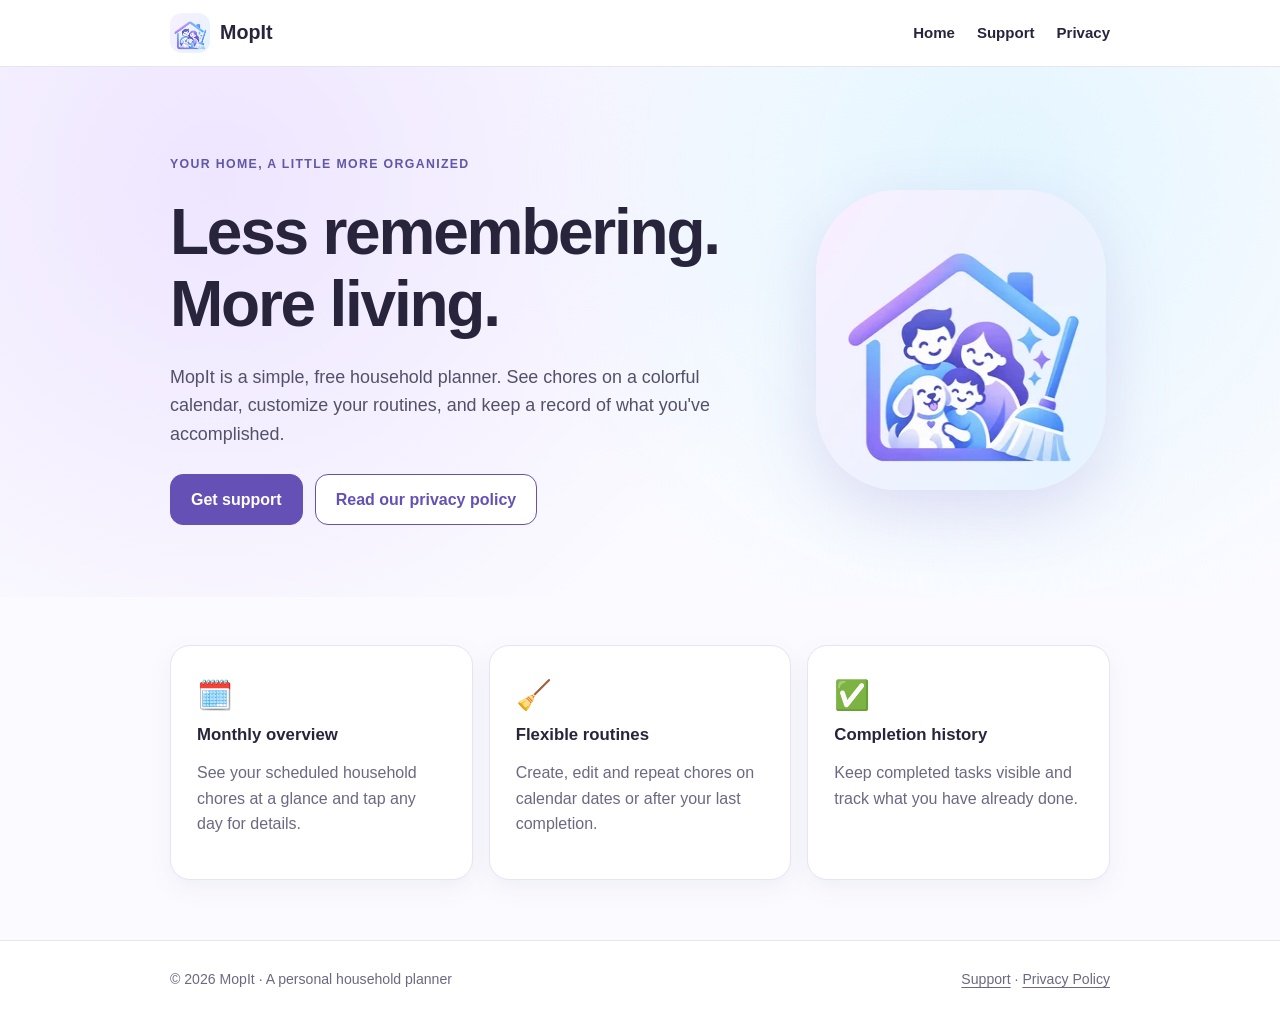
<file: index.html>
<!doctype html>
<html lang="en">
<head>
  <meta charset="utf-8">
  <meta name="viewport" content="width=device-width, initial-scale=1">
  <meta name="theme-color" content="#f7f7ff">
  <meta name="description" content="MopIt — a free personal household chores planner with a colorful calendar and recurring routines.">
  <title>Home | MopIt</title>
  <link rel="icon" href="assets/favicon.png" type="image/png">
  <link rel="stylesheet" href="assets/styles.css">
</head>
<body>
<header><nav class="container" aria-label="Main navigation">
  <a class="brand" href="index.html"><img src="assets/mopit-icon.webp" alt="" width="40" height="40"> MopIt</a>
  <div class="navlinks"><a href="index.html">Home</a><a href="support.html">Support</a><a href="privacy.html">Privacy</a></div>
</nav></header>
<main><section class="hero"><div class="container hero-inner">
<div><div class="eyebrow">Your home, a little more organized</div>
<h1>Less remembering.<br>More living.</h1>
<p class="lead">MopIt is a simple, free household planner. See chores on a colorful calendar, customize your routines, and keep a record of what you've accomplished.</p>
<div class="actions"><a class="button" href="support.html">Get support</a><a class="button button-secondary" href="privacy.html">Read our privacy policy</a></div></div>
<img class="hero-icon" src="assets/mopit-icon.webp" alt="MopIt app icon showing a family, dog and broom in violet and baby blue" width="300" height="300">
</div></section>
<section class="section"><div class="container"><div class="card-grid">
<div class="card"><div class="icon" aria-hidden="true">🗓️</div><h3>Monthly overview</h3><p>See your scheduled household chores at a glance and tap any day for details.</p></div>
<div class="card"><div class="icon" aria-hidden="true">🧹</div><h3>Flexible routines</h3><p>Create, edit and repeat chores on calendar dates or after your last completion.</p></div>
<div class="card"><div class="icon" aria-hidden="true">✅</div><h3>Completion history</h3><p>Keep completed tasks visible and track what you have already done.</p></div>
</div></div></section></main>
<footer><div class="container footer-inner"><span>© 2026 MopIt · A personal household planner</span><span><a href="support.html">Support</a> · <a href="privacy.html">Privacy Policy</a></span></div></footer>
</body></html>
</file>
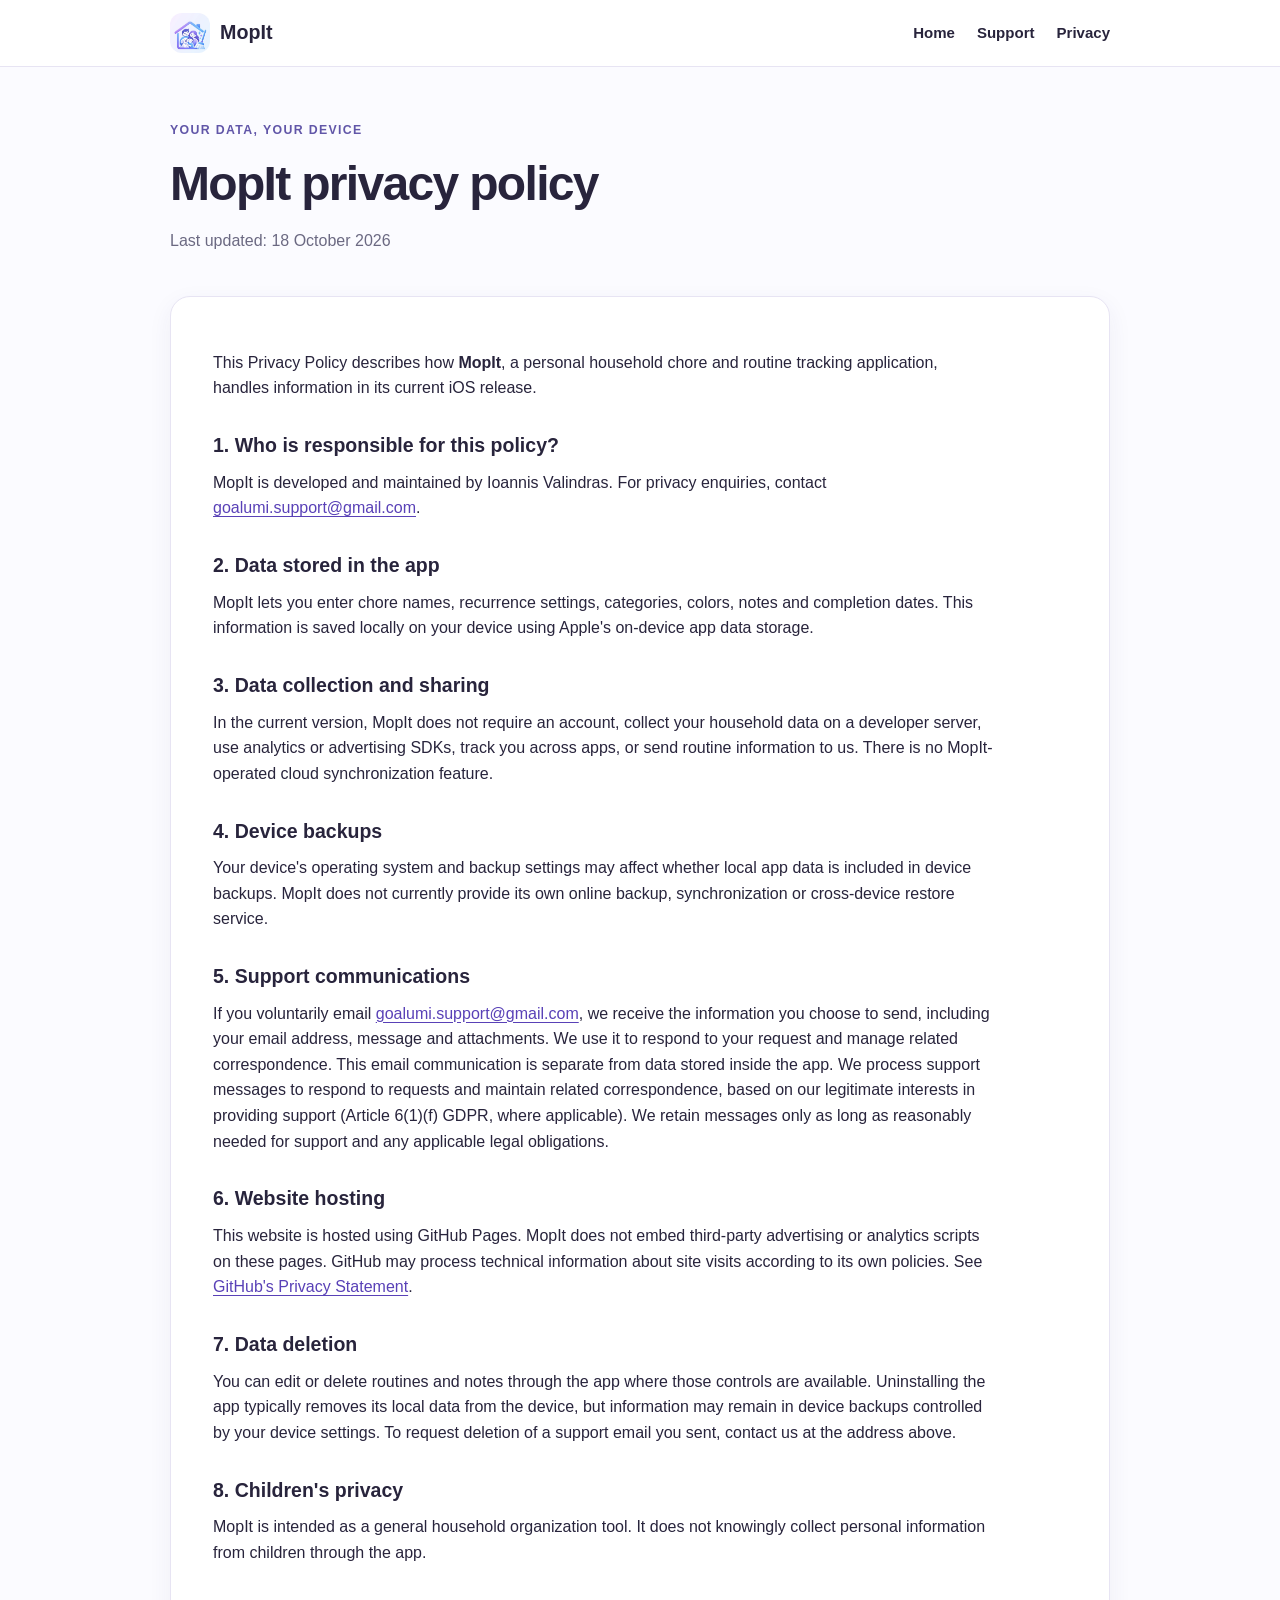
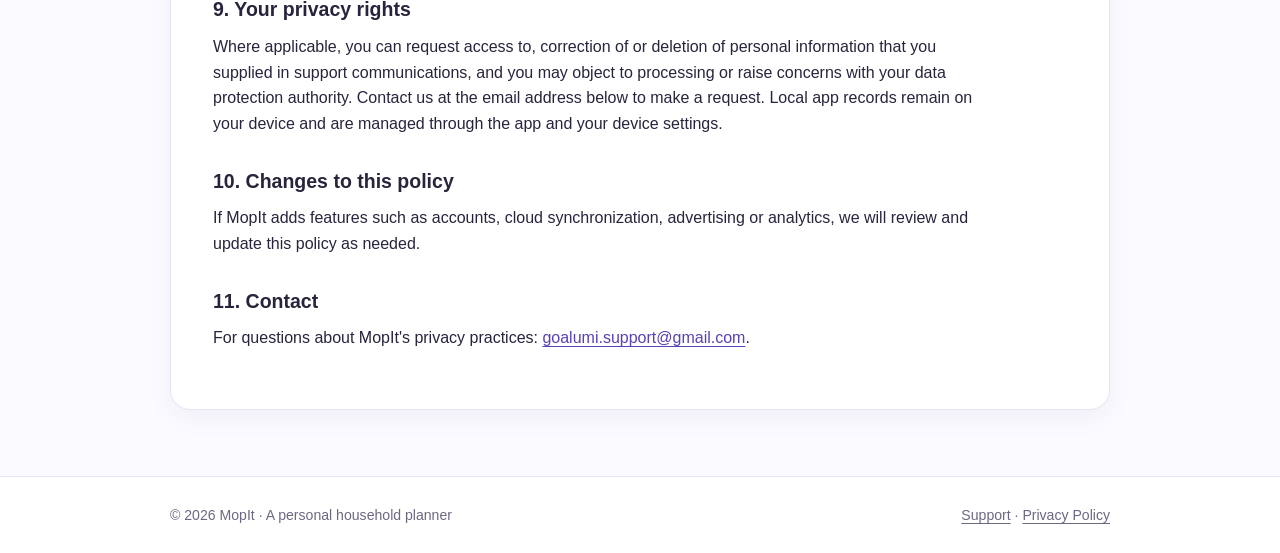
<file: privacy.html>
<!doctype html>
<html lang="en">
<head>
  <meta charset="utf-8">
  <meta name="viewport" content="width=device-width, initial-scale=1">
  <meta name="theme-color" content="#f7f7ff">
  <meta name="description" content="MopIt — a free personal household chores planner with a colorful calendar and recurring routines.">
  <title>Privacy Policy | MopIt</title>
  <link rel="icon" href="assets/favicon.png" type="image/png">
  <link rel="stylesheet" href="assets/styles.css">
</head>
<body>
<header><nav class="container" aria-label="Main navigation">
  <a class="brand" href="index.html"><img src="assets/mopit-icon.webp" alt="" width="40" height="40"> MopIt</a>
  <div class="navlinks"><a href="index.html">Home</a><a href="support.html">Support</a><a href="privacy.html">Privacy</a></div>
</nav></header>
<main><section class="container page-title"><div class="eyebrow">Your data, your device</div><h1>MopIt privacy policy</h1><p class="muted">Last updated: 18 October 2026</p></section>
<section class="container"><div class="policy">
<p>This Privacy Policy describes how <strong>MopIt</strong>, a personal household chore and routine tracking application, handles information in its current iOS release.</p>
<h2>1. Who is responsible for this policy?</h2>
<p>MopIt is developed and maintained by Ioannis Valindras. For privacy enquiries, contact <a href="mailto:goalumi.support@gmail.com?subject=MopIt%20Privacy">goalumi.support@gmail.com</a>.</p>
<h2>2. Data stored in the app</h2>
<p>MopIt lets you enter chore names, recurrence settings, categories, colors, notes and completion dates. This information is saved locally on your device using Apple's on-device app data storage.</p>
<h2>3. Data collection and sharing</h2>
<p>In the current version, MopIt does not require an account, collect your household data on a developer server, use analytics or advertising SDKs, track you across apps, or send routine information to us. There is no MopIt-operated cloud synchronization feature.</p>
<h2>4. Device backups</h2>
<p>Your device's operating system and backup settings may affect whether local app data is included in device backups. MopIt does not currently provide its own online backup, synchronization or cross-device restore service.</p>
<h2>5. Support communications</h2>
<p>If you voluntarily email <a href="mailto:goalumi.support@gmail.com?subject=MopIt%20Privacy">goalumi.support@gmail.com</a>, we receive the information you choose to send, including your email address, message and attachments. We use it to respond to your request and manage related correspondence. This email communication is separate from data stored inside the app. We process support messages to respond to requests and maintain related correspondence, based on our legitimate interests in providing support (Article 6(1)(f) GDPR, where applicable). We retain messages only as long as reasonably needed for support and any applicable legal obligations.</p>
<h2>6. Website hosting</h2>
<p>This website is hosted using GitHub Pages. MopIt does not embed third-party advertising or analytics scripts on these pages. GitHub may process technical information about site visits according to its own policies. See <a href="https://docs.github.com/en/site-policy/privacy-policies/github-general-privacy-statement" target="_blank" rel="noopener noreferrer">GitHub's Privacy Statement</a>.</p>
<h2>7. Data deletion</h2>
<p>You can edit or delete routines and notes through the app where those controls are available. Uninstalling the app typically removes its local data from the device, but information may remain in device backups controlled by your device settings. To request deletion of a support email you sent, contact us at the address above.</p>
<h2>8. Children's privacy</h2>
<p>MopIt is intended as a general household organization tool. It does not knowingly collect personal information from children through the app.</p>
<h2>9. Your privacy rights</h2>
<p>Where applicable, you can request access to, correction of or deletion of personal information that you supplied in support communications, and you may object to processing or raise concerns with your data protection authority. Contact us at the email address below to make a request. Local app records remain on your device and are managed through the app and your device settings.</p>
<h2>10. Changes to this policy</h2>
<p>If MopIt adds features such as accounts, cloud synchronization, advertising or analytics, we will review and update this policy as needed.</p>
<h2>11. Contact</h2>
<p>For questions about MopIt's privacy practices: <a href="mailto:goalumi.support@gmail.com?subject=MopIt%20Privacy">goalumi.support@gmail.com</a>.</p>
</div></section></main>
<footer><div class="container footer-inner"><span>© 2026 MopIt · A personal household planner</span><span><a href="support.html">Support</a> · <a href="privacy.html">Privacy Policy</a></span></div></footer>
</body></html>
</file>
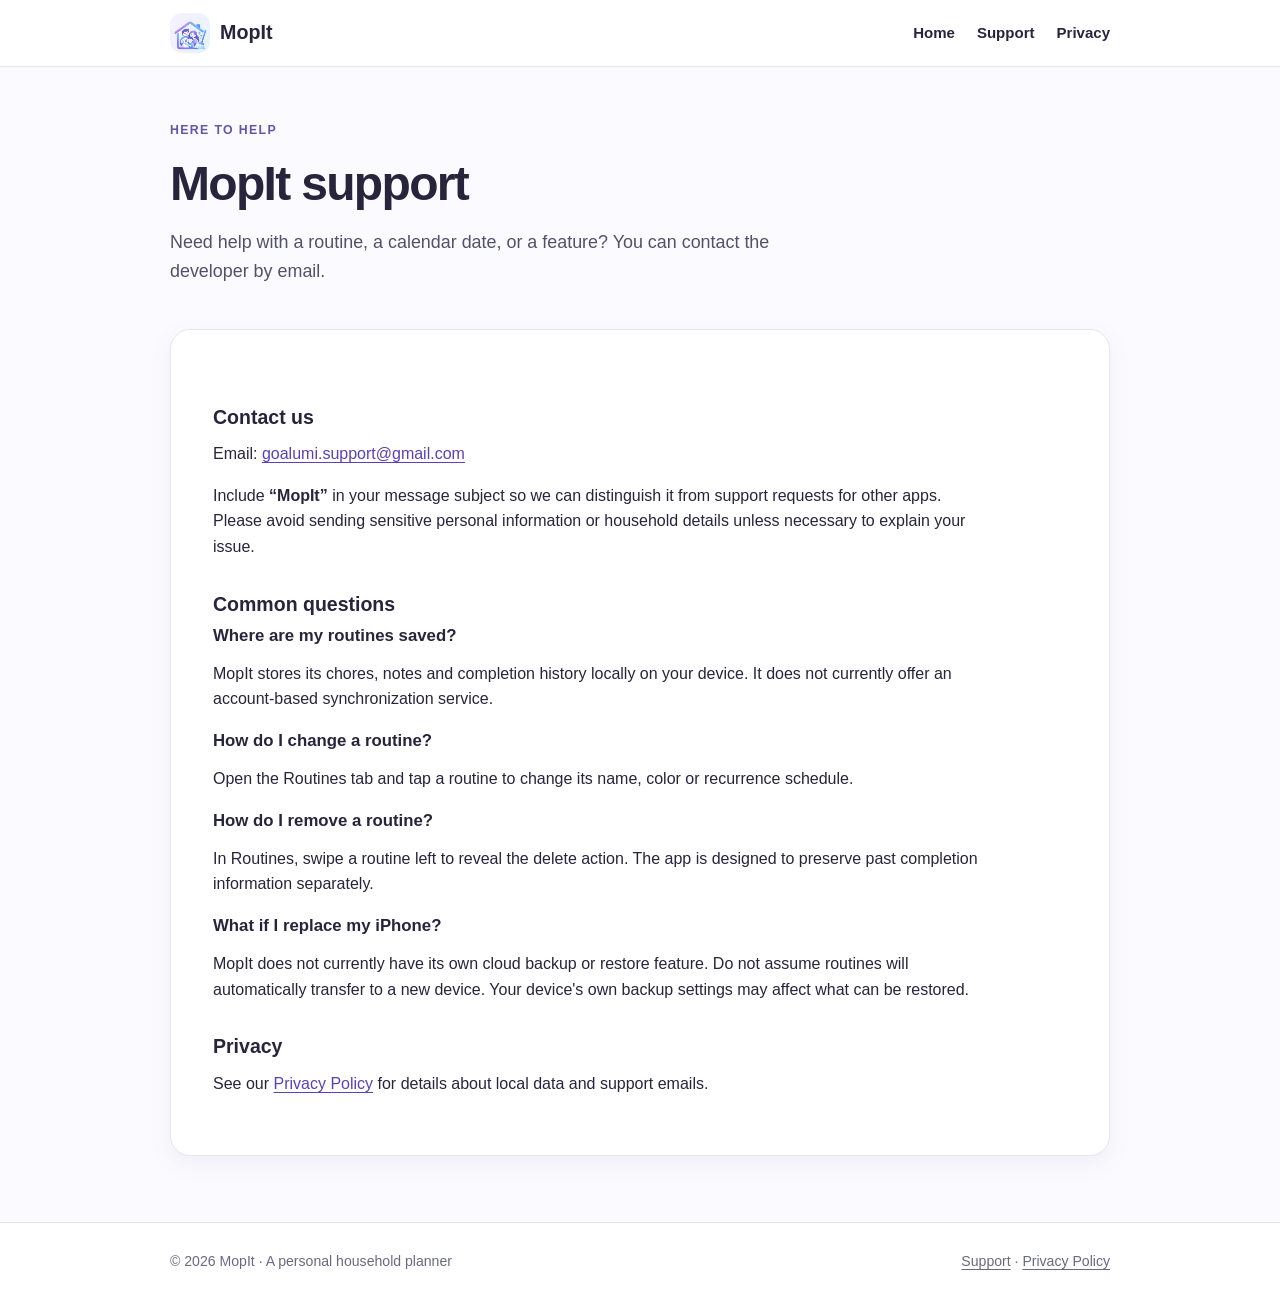
<file: support.html>
<!doctype html>
<html lang="en">
<head>
  <meta charset="utf-8">
  <meta name="viewport" content="width=device-width, initial-scale=1">
  <meta name="theme-color" content="#f7f7ff">
  <meta name="description" content="MopIt — a free personal household chores planner with a colorful calendar and recurring routines.">
  <title>Support | MopIt</title>
  <link rel="icon" href="assets/favicon.png" type="image/png">
  <link rel="stylesheet" href="assets/styles.css">
</head>
<body>
<header><nav class="container" aria-label="Main navigation">
  <a class="brand" href="index.html"><img src="assets/mopit-icon.webp" alt="" width="40" height="40"> MopIt</a>
  <div class="navlinks"><a href="index.html">Home</a><a href="support.html">Support</a><a href="privacy.html">Privacy</a></div>
</nav></header>
<main><section class="container page-title"><div class="eyebrow">Here to help</div><h1>MopIt support</h1><p class="lead">Need help with a routine, a calendar date, or a feature? You can contact the developer by email.</p></section>
<section class="container"><div class="policy">
<h2>Contact us</h2>
<p>Email: <a href="mailto:goalumi.support@gmail.com?subject=MopIt%20Support">goalumi.support@gmail.com</a></p>
<p>Include <strong>“MopIt”</strong> in your message subject so we can distinguish it from support requests for other apps. Please avoid sending sensitive personal information or household details unless necessary to explain your issue.</p>
<h2>Common questions</h2>
<h3>Where are my routines saved?</h3><p>MopIt stores its chores, notes and completion history locally on your device. It does not currently offer an account-based synchronization service.</p>
<h3>How do I change a routine?</h3><p>Open the Routines tab and tap a routine to change its name, color or recurrence schedule.</p>
<h3>How do I remove a routine?</h3><p>In Routines, swipe a routine left to reveal the delete action. The app is designed to preserve past completion information separately.</p>
<h3>What if I replace my iPhone?</h3><p>MopIt does not currently have its own cloud backup or restore feature. Do not assume routines will automatically transfer to a new device. Your device's own backup settings may affect what can be restored.</p>
<h2>Privacy</h2><p>See our <a href="privacy.html">Privacy Policy</a> for details about local data and support emails.</p>
</div></section></main>
<footer><div class="container footer-inner"><span>© 2026 MopIt · A personal household planner</span><span><a href="support.html">Support</a> · <a href="privacy.html">Privacy Policy</a></span></div></footer>
</body></html>
</file>
<file: assets/styles.css>
:root { color-scheme: light; --ink: #28243c; --muted:#6b6982; --violet:#6551b6; --sky:#85c9f4; --surface:#fff; --line:#e7e4f3; --bg:#fbfbff; }
* { box-sizing:border-box; }
html {scroll-behavior:smooth;}
body { margin:0; font: 16px/1.6 -apple-system,BlinkMacSystemFont,"Segoe UI",Arial,sans-serif; color:var(--ink); background:var(--bg); }
a { color:#5941b7; text-underline-offset:3px; }
a:focus-visible, button:focus-visible {outline:3px solid #3a6ac5;outline-offset:4px;}
.container { width:min(100% - 40px,940px); margin:auto; }
header {background:rgba(255,255,255,.93); border-bottom:1px solid var(--line);}
nav {display:flex; align-items:center; justify-content:space-between; gap:20px; padding:13px 0;}
.brand {display:flex;align-items:center; gap:10px; font-weight:800; font-size:1.23rem; color:var(--ink); text-decoration:none; }
.brand img {width:40px;height:40px;border-radius:12px;}
.navlinks {display:flex;gap:22px;align-items:center;flex-wrap:wrap;font-size:.94rem;}
.navlinks a {color:var(--ink);text-decoration:none;font-weight:600;}
.navlinks a:hover {color:var(--violet);}
.hero {padding:88px 0 72px; background:radial-gradient(circle at 78% 20%,#e3f5ff 0%,transparent 45%),radial-gradient(circle at 17% 22%,#eee5ff 0%,transparent 50%);}
.hero-inner {display:grid; grid-template-columns:minmax(0,1.6fr) minmax(180px, .8fr); gap:45px; align-items:center;}
.eyebrow {color:#6156a8; letter-spacing:.11em; text-transform:uppercase; font-size:.77rem; font-weight:800;}
h1 {font-size:clamp(2.35rem,5.7vw,4rem);line-height:1.12;letter-spacing:-.035em;margin:.35em 0 .35em;}
h2 {font-size:1.35rem;line-height:1.35;margin-top:0;}
h3 {font-size:1.05rem; margin:.2em 0;}
p {margin:.7em 0 1em;} .lead {font-size:1.12rem;color:#535069;max-width:650px;}
.hero-icon {width:min(100%,290px);aspect-ratio:1;border-radius:28%;box-shadow:0 20px 65px #6251b62b;justify-self:center;}
.actions {display:flex;gap:12px;flex-wrap:wrap;margin-top:25px;}
.button {padding:12px 20px;background:var(--violet);border:1px solid var(--violet);border-radius:13px;color:#fff;text-decoration:none;font-weight:700;}
.button-secondary {background:white;color:var(--violet);}
.section {padding:48px 0 60px;}
.card-grid {display:grid;grid-template-columns:repeat(3,1fr);gap:16px;}
.card, .policy {background:#fff;border:1px solid var(--line);border-radius:20px;padding:26px;box-shadow:0 8px 25px #332b7110;}
.card p,.muted {color:var(--muted);}
.icon {font-size:1.8rem;}
.page-title {padding:54px 0 26px;}
.page-title h1 {font-size:clamp(2.05rem,5vw,3rem);}
.policy {margin-bottom:66px;padding:clamp(24px,4vw,42px);}
.policy h2 {margin:1.6em 0 .3em;font-size:1.22rem;}
.policy p {max-width:780px;}
.policy ul {padding-left:25px;}
footer {border-top:1px solid var(--line); padding:27px 0; background:white;}
.footer-inner {display:flex;justify-content:space-between; gap:20px;flex-wrap:wrap;color:var(--muted);font-size:.88rem;}
.footer-inner a {color:inherit;}
@media (max-width:680px) {.hero{padding:58px 0 45px}.hero-inner{grid-template-columns:1fr;text-align:center;gap:20px}.hero-inner .lead{margin-inline:auto}.hero-icon{width:190px;grid-row:1}.actions{justify-content:center}.card-grid{grid-template-columns:1fr}nav{align-items:flex-start}.navlinks{gap:11px;font-size:.85rem}.brand img{width:34px;height:34px}}
</file>
